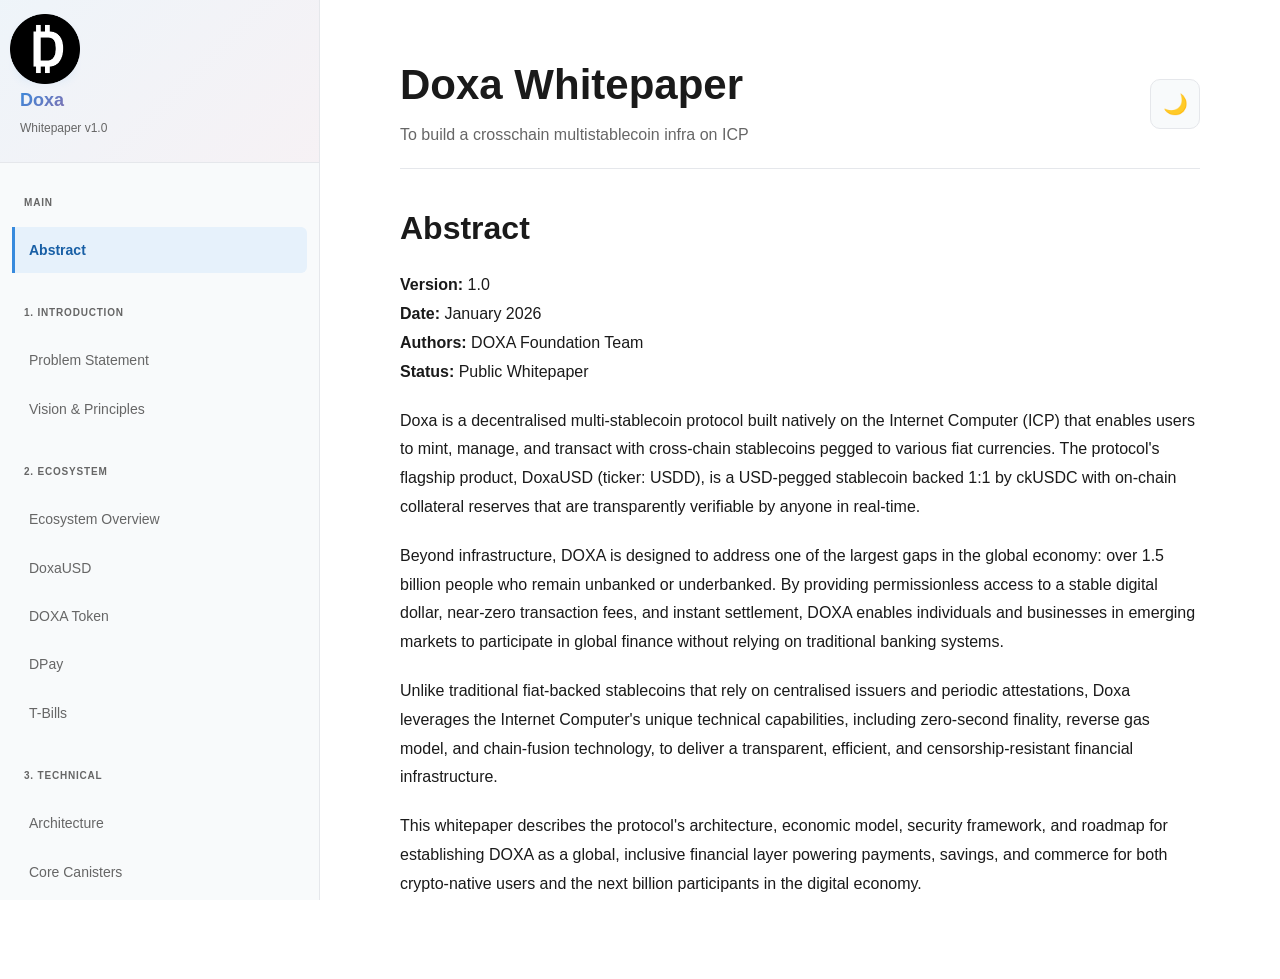
<file: whitepaper.html>
<!DOCTYPE html>
<html lang="en">
<head>
    <meta charset="UTF-8">
    <meta name="viewport" content="width=device-width, initial-scale=1.0">
    <meta name="description" content="Doxa - Decentralized multi-stablecoin protocol on Internet Computer">
    <title>Doxa Whitepaper</title>
    <style>
        * {
            margin: 0;
            padding: 0;
            box-sizing: border-box;
        }

        :root {
            --primary: #378ADD;
            --primary-dark: #185FA5;
            --primary-light: #E6F1FB;
            --accent: #D4537E;
            --success: #639922;
            --bg: #FFFFFF;
            --surface: #F8FAFB;
            --text: #1a1a1a;
            --text-secondary: #666666;
            --border: #E5E7EB;
            --gradient: linear-gradient(135deg, #378ADD 0%, #D4537E 50%, #EF9F27 100%);
        }

        [data-theme="dark"] {
            --bg: #0f1419;
            --surface: #1a202c;
            --text: #f0f0f0;
            --text-secondary: #b0b0b0;
            --border: #2d3748;
            --primary-light: rgba(55, 138, 221, 0.1);
        }

        body {
            font-family: -apple-system, BlinkMacSystemFont, 'Segoe UI', 'Roboto', 'Oxygen', 'Ubuntu', sans-serif;
            background: var(--bg);
            color: var(--text);
            line-height: 1.6;
            transition: background 0.3s, color 0.3s;
        }

        .container {
            display: grid;
            grid-template-columns: 320px 1fr;
            min-height: 100vh;
            gap: 0;
        }

        /* Sidebar */
        .sidebar {
            background: var(--surface);
            border-right: 1px solid var(--border);
            padding: 0;
            overflow-y: auto;
            max-height: 100vh;
            position: sticky;
            top: 0;
            z-index: 100;
        }

        .sidebar-header {
            padding: 24px 20px;
            border-bottom: 1px solid var(--border);
            background: linear-gradient(135deg, rgba(55, 138, 221, 0.05) 0%, rgba(212, 83, 126, 0.05) 100%);
        }

        .logo {
            width: 50px;
            height: 50px;
            margin-bottom: 12px;
            background: var(--gradient);
            border-radius: 10px;
            display: flex;
            align-items: center;
            justify-content: center;
            font-weight: 700;
            color: white;
            font-size: 24px;
            box-shadow: 0 4px 12px rgba(55, 138, 221, 0.2);
        }

        .sidebar-title {
            font-size: 18px;
            font-weight: 700;
            background: var(--gradient);
            -webkit-background-clip: text;
            -webkit-text-fill-color: transparent;
            background-clip: text;
            margin-bottom: 4px;
        }

        .sidebar-subtitle {
            font-size: 12px;
            color: var(--text-secondary);
        }

        .nav-section {
            padding: 0 12px;
            margin-top: 24px;
        }

        .nav-section-title {
            font-size: 10px;
            font-weight: 700;
            color: var(--text-secondary);
            text-transform: uppercase;
            letter-spacing: 0.8px;
            padding: 8px 12px;
            margin-bottom: 8px;
        }

        .nav-item {
            padding: 12px 14px;
            margin: 2px 0;
            cursor: pointer;
            border-left: 3px solid transparent;
            border-radius: 0 6px 6px 0;
            font-size: 14px;
            color: var(--text-secondary);
            transition: all 0.2s ease;
            user-select: none;
        }

        .nav-item:hover {
            background: var(--primary-light);
            color: var(--primary);
            border-left-color: var(--primary);
        }

        .nav-item.active {
            background: var(--primary-light);
            border-left-color: var(--primary);
            color: var(--primary-dark);
            font-weight: 600;
        }

        /* Main Content */
        .main-content {
            padding: 60px 80px;
            max-width: 1000px;
            margin: 0 auto;
            width: 100%;
        }

        .header-top {
            display: flex;
            justify-content: space-between;
            align-items: center;
            margin-bottom: 40px;
            padding-bottom: 20px;
            border-bottom: 1px solid var(--border);
        }

        .theme-toggle {
            width: 50px;
            height: 50px;
            border-radius: 10px;
            background: var(--surface);
            border: 1px solid var(--border);
            cursor: pointer;
            display: flex;
            align-items: center;
            justify-content: center;
            font-size: 20px;
            transition: all 0.3s;
        }

        .theme-toggle:hover {
            background: var(--primary-light);
            border-color: var(--primary);
        }

        .page-title {
            font-size: 42px;
            font-weight: 700;
            margin-bottom: 12px;
            color: var(--text);
            line-height: 1.2;
        }

        .page-subtitle {
            font-size: 16px;
            color: var(--text-secondary);
            max-width: 600px;
        }

        .content-section {
            display: none;
            animation: fadeIn 0.4s ease;
        }

        .content-section.active {
            display: block;
        }

        @keyframes fadeIn {
            from {
                opacity: 0;
            }
            to {
                opacity: 1;
            }
        }

        .section-heading {
            font-size: 32px;
            font-weight: 700;
            margin: 50px 0 24px 0;
            color: var(--text);
            line-height: 1.2;
        }

        .section-heading:first-child {
            margin-top: 0;
        }

        .subsection-heading {
            font-size: 22px;
            font-weight: 600;
            margin: 36px 0 16px 0;
            color: var(--text);
        }

        .content-text {
            font-size: 16px;
            line-height: 1.8;
            color: var(--text);
            margin-bottom: 20px;
        }

        .content-text strong {
            font-weight: 600;
        }

        .feature-list {
            list-style: none;
            margin: 20px 0 28px 0;
        }

        .feature-list li {
            padding: 12px 0 12px 32px;
            position: relative;
            font-size: 16px;
            line-height: 1.7;
            color: var(--text);
        }

        .feature-list li:before {
            content: "✓";
            position: absolute;
            left: 0;
            font-weight: 700;
            color: var(--success);
            font-size: 18px;
        }

        .highlight-box {
            background: var(--primary-light);
            border-left: 4px solid var(--primary);
            padding: 24px;
            margin: 28px 0;
            border-radius: 8px;
        }

        .highlight-box-title {
            font-weight: 700;
            color: var(--primary-dark);
            margin-bottom: 10px;
            font-size: 15px;
        }

        .highlight-box-content {
            font-size: 15px;
            color: var(--text);
            line-height: 1.7;
        }

        .grid-2 {
            display: grid;
            grid-template-columns: 1fr 1fr;
            gap: 20px;
            margin: 28px 0;
        }

        .card {
            background: var(--surface);
            border: 1px solid var(--border);
            padding: 24px;
            border-radius: 10px;
            transition: all 0.3s;
        }

        .card:hover {
            border-color: var(--primary);
            box-shadow: 0 4px 12px rgba(55, 138, 221, 0.1);
        }

        .card-label {
            font-size: 12px;
            color: var(--text-secondary);
            text-transform: uppercase;
            font-weight: 700;
            letter-spacing: 0.5px;
            margin-bottom: 8px;
        }

        .card-value {
            font-size: 28px;
            font-weight: 700;
            background: var(--gradient);
            -webkit-background-clip: text;
            -webkit-text-fill-color: transparent;
            background-clip: text;
        }

        table {
            width: 100%;
            border-collapse: collapse;
            margin: 28px 0;
            background: var(--surface);
            border: 1px solid var(--border);
            border-radius: 8px;
            overflow: hidden;
        }

        th {
            background: linear-gradient(135deg, rgba(55, 138, 221, 0.1) 0%, rgba(212, 83, 126, 0.1) 100%);
            padding: 16px;
            text-align: left;
            font-weight: 700;
            color: var(--text);
            border-bottom: 1px solid var(--border);
            font-size: 14px;
        }

        td {
            padding: 16px;
            border-bottom: 1px solid var(--border);
            font-size: 15px;
            color: var(--text);
        }

        tr:last-child td {
            border-bottom: none;
        }

        .cta-section {
            background: var(--primary-light);
            border: 1px solid var(--primary);
            padding: 48px;
            margin-top: 60px;
            border-radius: 12px;
            text-align: center;
        }

        .cta-text {
            font-size: 20px;
            font-weight: 600;
            color: var(--text);
            margin-bottom: 24px;
        }

        .cta-button {
            background: var(--gradient);
            color: white;
            border: none;
            padding: 14px 32px;
            border-radius: 8px;
            font-size: 15px;
            font-weight: 600;
            cursor: pointer;
            transition: all 0.3s;
            display: inline-block;
            margin: 0 8px;
        }

        .cta-button:hover {
            transform: translateY(-2px);
            box-shadow: 0 8px 20px rgba(55, 138, 221, 0.3);
        }

        ::-webkit-scrollbar {
            width: 8px;
        }

        ::-webkit-scrollbar-track {
            background: transparent;
        }

        ::-webkit-scrollbar-thumb {
            background: var(--border);
            border-radius: 4px;
        }

        ::-webkit-scrollbar-thumb:hover {
            background: var(--primary);
        }

        @media (max-width: 1024px) {
            .main-content {
                padding: 40px 50px;
            }

            .page-title {
                font-size: 32px;
            }

            .grid-2 {
                grid-template-columns: 1fr;
            }
        }

        @media (max-width: 768px) {
            .container {
                grid-template-columns: 1fr;
            }

            .sidebar {
                max-height: 50vh;
                border-right: none;
                border-bottom: 1px solid var(--border);
            }

            .main-content {
                padding: 24px;
            }

            .page-title {
                font-size: 24px;
            }

            .section-heading {
                font-size: 24px;
                margin-top: 32px;
            }

            .subsection-heading {
                font-size: 18px;
            }

            .header-top {
                flex-direction: column;
                align-items: flex-start;
                gap: 16px;
            }

            .cta-section {
                padding: 24px;
            }
        }

        .breadcrumb {
            display: flex;
            gap: 12px;
            margin-bottom: 24px;
            font-size: 14px;
            color: var(--text-secondary);
        }

        .breadcrumb-item {
            display: flex;
            align-items: center;
            gap: 8px;
        }

        .breadcrumb-item.active {
            color: var(--primary);
            font-weight: 600;
        }

        .ordered-list {
            list-style: decimal;
            margin: 20px 0 28px 32px;
        }

        .ordered-list li {
            padding: 8px 0;
            font-size: 16px;
            line-height: 1.7;
            color: var(--text);
        }
    </style>
</head>
<body>
    <div class="container">
        <!-- Sidebar Navigation -->
        <div class="sidebar">
            <div class="sidebar-header">
                <div class="logo">
                    <img src="assets/DoxaLogo.png" alt="Doxa Logo" style="width: 140%; height: 140%;">
                </div>
                <div class="sidebar-title">Doxa</div>
                <div class="sidebar-subtitle">Whitepaper v1.0</div>
            </div>

            <div class="nav-section">
                <div class="nav-section-title">Main</div>
                <div class="nav-item active" onclick="showSection('abstract', event)">Abstract</div>
            </div>

            <div class="nav-section">
                <div class="nav-section-title">1. Introduction</div>
                <div class="nav-item" onclick="showSection('problem', event)">Problem Statement</div>
                <div class="nav-item" onclick="showSection('vision', event)">Vision & Principles</div>
            </div>

            <div class="nav-section">
                <div class="nav-section-title">2. Ecosystem</div>
                <div class="nav-item" onclick="showSection('ecosystem', event)">Ecosystem Overview</div>
                <div class="nav-item" onclick="showSection('doxausd', event)">DoxaUSD</div>
                <div class="nav-item" onclick="showSection('token', event)">DOXA Token</div>
                <div class="nav-item" onclick="showSection('dpay', event)">DPay</div>
                <div class="nav-item" onclick="showSection('tbills', event)">T-Bills</div>
            </div>

            <div class="nav-section">
                <div class="nav-section-title">3. Technical</div>
                <div class="nav-item" onclick="showSection('architecture', event)">Architecture</div>
                <div class="nav-item" onclick="showSection('canisters', event)">Core Canisters</div>
                <div class="nav-item" onclick="showSection('reserves', event)">Reserve System</div>
            </div>

            <div class="nav-section">
                <div class="nav-section-title">4-5. Economics</div>
                <div class="nav-item" onclick="showSection('tokenomics', event)">Tokenomics</div>
                <div class="nav-item" onclick="showSection('allocation', event)">Allocations & Vesting</div>
                <div class="nav-item" onclick="showSection('yield', event)">Yield Model</div>
                <div class="nav-item" onclick="showSection('treasury', event)">Treasury & Incentives</div>
            </div>

            <div class="nav-section">
                <div class="nav-section-title">6-8. Operations</div>
                <div class="nav-item" onclick="showSection('economic', event)">Economic Model</div>
                <div class="nav-item" onclick="showSection('security', event)">Security</div>
            </div>

            <div class="nav-section">
                <div class="nav-section-title">9-10. Future</div>
                <div class="nav-item" onclick="showSection('roadmap', event)">Roadmap</div>
                <div class="nav-item" onclick="showSection('compliance', event)">Compliance</div>
                <div class="nav-item" onclick="showSection('conclusion', event)">Conclusion</div>
            </div>
        </div>

        <!-- Main Content -->
        <div class="main-content">
            <div class="header-top">
                <div>
                    <div class="page-title">Doxa Whitepaper</div>
                    <div class="page-subtitle">To build a crosschain multistablecoin infra on ICP</div>
                </div>
                <button class="theme-toggle" onclick="toggleTheme()" title="Toggle dark mode">🌙</button>
            </div>

            <!-- Abstract Section -->
            <div id="abstract" class="content-section active">
                <div class="section-heading">Abstract</div>
                
                <div class="content-text">
                    <strong>Version:</strong> 1.0<br>
                    <strong>Date:</strong> January 2026<br>
                    <strong>Authors:</strong> DOXA Foundation Team<br>
                    <strong>Status:</strong> Public Whitepaper
                </div>

                <p class="content-text">Doxa is a decentralised multi-stablecoin protocol built natively on the Internet Computer (ICP) that enables users to mint, manage, and transact with cross-chain stablecoins pegged to various fiat currencies. The protocol's flagship product, DoxaUSD (ticker: USDD), is a USD-pegged stablecoin backed 1:1 by ckUSDC with on-chain collateral reserves that are transparently verifiable by anyone in real-time.</p>

                <p class="content-text">Beyond infrastructure, DOXA is designed to address one of the largest gaps in the global economy: over 1.5 billion people who remain unbanked or underbanked. By providing permissionless access to a stable digital dollar, near-zero transaction fees, and instant settlement, DOXA enables individuals and businesses in emerging markets to participate in global finance without relying on traditional banking systems.</p>

                <p class="content-text">Unlike traditional fiat-backed stablecoins that rely on centralised issuers and periodic attestations, Doxa leverages the Internet Computer's unique technical capabilities, including zero-second finality, reverse gas model, and chain-fusion technology, to deliver a transparent, efficient, and censorship-resistant financial infrastructure.</p>

                <p class="content-text">This whitepaper describes the protocol's architecture, economic model, security framework, and roadmap for establishing DOXA as a global, inclusive financial layer powering payments, savings, and commerce for both crypto-native users and the next billion participants in the digital economy.</p>
            </div>

            <!-- Problem Statement Section -->
            <div id="problem" class="content-section">
                <div class="section-heading">1. Introduction</div>
                <div class="subsection-heading">1.1 Problem Statement</div>

                <p class="content-text">Stablecoins are the backbone of the digital economy, yet most existing solutions suffer from critical weaknesses:</p>
                <ul class="feature-list">
                    <li>Centralised custody of reserves</li>
                    <li>Opaque or delayed audits</li>
                    <li>Governance concentration and regulatory capture</li>
                    <li>Limited accessibility for emerging markets</li>
                    <li>High transaction costs on legacy blockchains</li>
                </ul>

                <p class="content-text">At the same time, over 1.5 billion people globally remain excluded from the traditional financial system. These individuals face:</p>
                <ul class="feature-list">
                    <li>No access to bank accounts or reliable savings tools</li>
                    <li>High remittance and transaction fees</li>
                    <li>Exposure to volatile or inflationary local currencies</li>
                    <li>Limited ability to participate in global commerce</li>
                </ul>

                <p class="content-text">This dual failure of inefficient stablecoin infrastructure and inaccessible financial systems prevents digital money from becoming a truly global public infrastructure.</p>
            </div>

            <!-- Vision Section -->
            <div id="vision" class="content-section">
                <div class="section-heading">1.2 The DOXA Vision</div>

                <p class="content-text">DOXA aims to establish stablecoins as open, inclusive public financial infrastructure that financially includes the 1.4B unbanked while serving crypto-native users.</p>

                <p class="content-text">The protocol is built on core principles:</p>
                <ul class="feature-list">
                    <li><strong>Full On-Chain Verifiability:</strong> Reserves, supply, and logic are transparent at all times.</li>
                    <li><strong>Decentralised Governance:</strong> Community-controlled via an SNS DAO.</li>
                    <li><strong>Global Accessibility:</strong> Near-zero fees, instant settlement, and cross-chain reach.</li>
                    <li><strong>Financial Inclusion by Design:</strong> DOXA enables anyone with a smartphone to store value in a stable digital currency, send and receive payments globally, and access financial tools without a bank account</li>
                </ul>

                <div class="highlight-box">
                    <div class="highlight-box-title">Trust</div>
                    <div class="highlight-box-content">In DeFi, trust is the foundation of every relationship. Doxa is built to earn confidence through transparency, verifiable transactions, and predictable outcomes. Users and investors can rely on the system with certainty, knowing that their funds and interests are safeguarded.</div>
                </div>

                <div class="highlight-box">
                    <div class="highlight-box-title">Accountability</div>
                    <div class="highlight-box-content">Every action on the doxa platform is backed by clear responsibility and measurable outcomes. We maintain rigorous reporting, audits, and governance to ensure that stakeholders can see exactly how resources are managed and decisions are made.</div>
                </div>

                <div class="highlight-box">
                    <div class="highlight-box-title">Stewardship</div>
                    <div class="highlight-box-content">Stewardship is the disciplined management of capital to maximize value while protecting assets. We treat every dollar entrusted to us as if it were our own, optimizing allocation, minimizing risk, and ensuring sustainable financial growth.</div>
                </div>
            </div>

            <!-- Ecosystem Section -->
            <div id="ecosystem" class="content-section">
                <div class="section-heading">2. Overview of the DOXA Ecosystem</div>

                <p class="content-text">The Doxa ecosystem creates a complete financial stack: DOXAUSD for stable payments, DOXA token for governance and incentives, DPay for merchant adoption, and Bitcoin T-Bills for secure, yield-bearing collateral. Together, they enable a frictionless, decentralised, and scalable financial infrastructure bridging crypto, stablecoins, and traditional finance.</p>

                <p class="content-text">The DOXA ecosystem consists of:</p>
                <ul class="feature-list">
                    <li><strong>DOXAUSD:</strong> A USD-pegged stablecoin</li>
                    <li><strong>DOXA Token:</strong> The governance and utility token</li>
                    <li><strong>DPay:</strong> A payments and merchant settlement network powered by DoxaUSD to bring doxa to the mainstream</li>
                    <li><strong>T-Bills:</strong> Future yield-bearing collateral infrastructure</li>
                </ul>
            </div>

            <!-- DoxaUSD Section -->
            <div id="doxausd" class="content-section">
                <div class="section-heading">DoxaUSD</div>

                <p class="content-text">DOXAUSD is a USD-pegged stablecoin designed for stability, liquidity, and mainstream usability. Each DOXAUSD token is backed by reserves, ensuring a 1:1 peg to the U.S. dollar. Its primary purpose is to serve as a reliable digital dollar alternative within the Doxa ecosystem, enabling fast, low-cost, and borderless transactions without the volatility typically associated with cryptocurrencies.</p>

                <div class="subsection-heading">How DoxaUSD works</div>

                <div class="subsection-heading" style="font-size: 18px; margin-top: 20px;">1. Collateral & Minting</div>
                <p class="content-text">DoxaUSD is backed 1:1 to the US dollar and collateralised with ckUSDC (with a planned transition to tokenized T-bill–like assets as supporting infrastructure on ICP matures).</p>
                <ul class="feature-list">
                    <li>When a user mints DoxaUSD, an equal USD value of ckUSDC is deposited into a reserve canister</li>
                    <li>For every 1 DoxaUSD minted, $1 worth of ckUSDC is locked on-chain</li>
                    <li>All reserves are held in canisters, making them transparent and auditable</li>
                </ul>

                <div class="subsection-heading" style="font-size: 18px; margin-top: 20px;">2. Reserve & Stability Mechanism</div>
                <p class="content-text">The protocol uses a stability pool to maintain the $1 peg:</p>
                <ul class="feature-list">
                    <li>The reserve maintains an excess buffer of ckUSDC</li>
                    <li>If USDC trades below $1, the protocol increases ckUSDC deposits into the reserve</li>
                    <li>If USDC trades above $1, ckUSDC can be withdrawn from the reserve</li>
                    <li>This mechanism helps keep DoxaUSD pegged at $1 during short-term USDC price deviations</li>
                </ul>

                <div class="subsection-heading" style="font-size: 18px; margin-top: 20px;">3. On-chain Enforcement</div>
                <ul class="feature-list">
                    <li>Minting, burning, reserve accounting, and peg logic are enforced entirely by canister code</li>
                    <li>There is no off-chain custodian making discretionary decisions</li>
                    <li>All core logic runs natively on the Internet Computer</li>
                </ul>

                <div class="subsection-heading" style="font-size: 18px; margin-top: 20px;">4. User Utility & Yield</div>
                <p class="content-text">Users can:</p>
                <ul class="feature-list">
                    <li>Mint DoxaUSD</li>
                    <li>Stake or lock DoxaUSD</li>
                    <li>Earn yield</li>
                </ul>
                <p class="content-text">Initially, yield is sourced from 70% of protocol transaction fees. Post-SNS (planned evolution): 50% of ICP raised via the SNS is staked in an 8-year neuron held by the treasury. Staking rewards from that neuron will fund DoxaUSD staking yields. This reduces long-term reliance on transaction fees and aligns incentives with sustainable governance.</p>

                <div class="subsection-heading">Uniqueness of DOXAUSD</div>
                <ul class="feature-list">
                    <li>Fully on-chain dApp on ICP</li>
                    <li>Near instant transfer speed with 0-second finality; no waiting for confirmations</li>
                    <li>ChainFusion Technology enables easy integration and bridging of DUSD to other chains</li>
                    <li>Gasless user experience using ICP's reverse gas model; users don't pay gas</li>
                    <li>Very low fees: $0.07 per transaction</li>
                    <li>All reserves managed on-chain, allowing real-time public verification</li>
                    <li>Will eventually be governed by an SNS DAO for decentralized control</li>
                </ul>

                <div class="subsection-heading">Key Use Cases</div>
                <ul class="feature-list">
                    <li>Peer-to-peer and merchant payments</li>
                    <li>Cross-border remittances (low-cost transfers for migrant workers)</li>
                    <li>Payroll and trade settlement in unstable currency regions</li>
                    <li>On-chain commerce and DeFi integrations</li>
                    <li>Savings for users in high-inflation economies</li>
                    <li>Micropayments and informal economy digitisation</li>
                    <li>SME payments and financial access via DPay</li>
                    <li>Local currency stablecoins for African and emerging markets</li>
                </ul>
            </div>

            <!-- DOXA Token Section -->
            <div id="token" class="content-section">
                <div class="section-heading">DOXA Token</div>

                <p class="content-text">The DOXA token is the ecosystem's governance and utility token. Holders can participate in decision-making, propose or vote on changes to the protocol, and access special features within the Doxa ecosystem.</p>

                <p class="content-text"><strong>Key Features:</strong></p>
                <ul class="feature-list">
                    <li><strong>Governance:</strong> Token holders can vote on network upgrades, treasury allocation, and new initiatives.</li>
                    <li><strong>Utility:</strong> Enables staking, fee discounts, and participation in ecosystem programs.</li>
                    <li><strong>Incentives:</strong> Rewards active community members and liquidity providers.</li>
                </ul>
            </div>

            <!-- DPay Section -->
            <div id="dpay" class="content-section">
                <div class="section-heading">DPay</div>

                <p class="content-text">DPay is a payments and merchant settlement network powered by DOXAUSD. It is designed to bring Doxa to mainstream adoption by enabling businesses and consumers to transact seamlessly with a stable digital dollar.</p>

                <p class="content-text">DPay plays a critical role in financial inclusion by enabling:</p>
                <ul class="feature-list">
                    <li>Informal merchants to accept digital payments without banking infrastructure</li>
                    <li>Small businesses to build transaction history and access future credit systems</li>
                    <li>Local economies to transition from cash-based systems to digital financial networks</li>
                </ul>
            </div>

            <!-- T-Bills Section -->
            <div id="tbills" class="content-section">
                <div class="section-heading">T-Bills</div>

                <p class="content-text">In the future, DOXA will leverage USD tokenised Treasury Bills (T-Bills) as a foundational component of our yield-bearing collateral infrastructure. This mechanism will allow DOXAUSD and other stablecoins within the ecosystem to be backed by highly secure, interest-generating assets, ensuring both stability and predictable yield for users.</p>

                <p class="content-text">T-Bills will serve as collateral that accrues yield over time, creating a dual benefit: securing the stablecoin's value while simultaneously generating returns that can be reinvested or distributed across the network. This approach will enable DOXA to provide a non-inflationary, yield-enhanced stablecoin experience, positioning the platform as a financially robust alternative to traditional stablecoins.</p>

                <p class="content-text">The infrastructure will support seamless integration with DOXA's multi-chain architecture, enabling users to leverage T-Bill-backed positions across DeFi protocols, payments networks, and liquidity pools. Over time, this system will allow DOXA to pioneer a model where the collateral itself generates yield that compounds within the ecosystem, enhancing financial inclusion by offering access to traditionally restricted, low-risk, yield-bearing instruments.</p>

                <p class="content-text">By adopting T-Bills as future collateral, DOXA will establish a transparent, auditable, and high-trust framework for stablecoins, reinforcing our principles of stewardship, accountability, and trust. This will lay the groundwork for a new generation of stablecoins that combine security, liquidity, and yield in a single infrastructure.</p>
            </div>

            <!-- Architecture Section -->
            <div id="architecture" class="content-section">
                <div class="section-heading">3. Technical Architecture</div>

                <div class="subsection-heading">3.1 Platform: Internet Computer</div>

                <p class="content-text">DOXA is built natively on ICP, enabling:</p>
                <ul class="feature-list">
                    <li>Web-speed finality</li>
                    <li>On-chain storage and computation</li>
                    <li>Reverse gas model (near-zero user fees)</li>
                    <li>Native DAO governance via SNS</li>
                </ul>
            </div>

            <!-- Canisters Section -->
            <div id="canisters" class="content-section">
                <div class="section-heading">3.2 Core Canisters</div>

                <p class="content-text">DOXA architecture relies on specialized canisters (smart contracts on ICP) to modularize responsibilities:</p>

                <div class="subsection-heading">Minter Canister</div>
                <ul class="feature-list">
                    <li>Handles minting and redemption of DOXAUSD</li>
                    <li>Accepts collateral deposits (ckUSDC or tokenized T-Bills)</li>
                    <li>Enforces 1:1 peg in a fully on-chain manner</li>
                </ul>

                <div class="subsection-heading">Ledger Canister (ICRC-2 compliant)</div>
                <ul class="feature-list">
                    <li>Maintains balances of DOXAUSD and tracks all transfers and burns</li>
                    <li>Supports standard token operations while ensuring auditability</li>
                </ul>

                <div class="subsection-heading">Reserve Pool Canister</div>
                <ul class="feature-list">
                    <li>Holds collateral reserves</li>
                    <li>Implements excess buffer management to stabilize DOXAUSD against short-term market deviations</li>
                    <li>Provides on-chain transparency for all reserve holdings</li>
                </ul>

                <div class="subsection-heading">How it works</div>
                <ul class="feature-list">
                    <li>Ensures there is an excess supply of ckUSDC to maintain the DOXAUSD peg at $1</li>
                    <li>Below $1: More ckUSDC is deposited into the Reserve Pool to stabilize the peg</li>
                    <li>Above $1: ckUSDC is withdrawn from the Reserve Pool to maintain peg stability</li>
                </ul>
            </div>

            <!-- Reserves Section -->
            <div id="reserves" class="content-section">
                <div class="section-heading">3.3 Reserve Transparency and Auditability</div>

                <p class="content-text">Financial integrity is critical. DOXA enforces:</p>
                <ul class="feature-list">
                    <li><strong>Invariant:</strong> Total Reserves ≥ Total DOXA USD Supply</li>
                    <li><strong>Public Verification:</strong> Any user can query reserve holdings, peg ratios, and supply in real-time</li>
                    <li><strong>Immutable Ledger:</strong> Every transaction affecting collateral, minting, or redemptions is permanently recorded on-chain</li>
                </ul>

                <p class="content-text">This architecture ensures trust, accountability, and stewardship, as all financial operations are visible, verifiable, and auditable by any participant without requiring external intermediaries.</p>
            </div>

            <!-- Tokenomics Section -->
            <div id="tokenomics" class="content-section">
                <div class="section-heading">5. DOXA Tokenomics</div>

                <div class="subsection-heading">5.1 Token Overview</div>
                <div class="grid-2">
                    <div class="card">
                        <div class="card-label">Token Name</div>
                        <div class="card-value">DOXA</div>
                    </div>
                    <div class="card">
                        <div class="card-label">Initial Supply</div>
                        <div class="card-value">10M</div>
                    </div>
                    <div class="card">
                        <div class="card-label">Inflation</div>
                        <div class="card-value">0%</div>
                    </div>
                    <div class="card">
                        <div class="card-label">Decimals</div>
                        <div class="card-value">8</div>
                    </div>
                </div>

                <div class="subsection-heading">5.2 Initial Token Allocation</div>
                <p class="content-text">Inspired by successful and timetested models like that of Bitcoin, WaterNeuron, OpenChat, and Cecil The lion DAO, DOXA tokens are allocated as follows:</p>
                <ul class="feature-list">
                    <li>70% of the ICP raised during the decentralisation process will be locked in an 8-year neuron, with all staking rewards generated allocated to DoxaUSD (DUSD) staker yields</li>
                    <li>The remaining 29% will be used for DAO operations</li>
                     <li>1% of the ICP will be used to help the most vulnerable and needy people in Africa</li>
                    <li>All yield rewards will be distributed exclusively in $DOXA</li>
                    <li>DAO-generated profits will be periodically exchanged into $DOXA, creating ongoing demand and contributing to long-term token value accrual</li>
                    <li>The DOXA Foundation was allocated 3% of tokens to fund ecosystem growth, strategic initiatives, community engagement, and long-term support of the protocol</li>
                </ul>
            </div>

            <!-- Allocations Section -->
            <div id="allocation" class="content-section">
                <div class="section-heading">5.3 Vesting & Locks</div>

                <p class="content-text"><strong>Decentralization Sale:</strong> Distributed as neuron baskets with staggered unlocks across tranches: 10% on listing, 10% at 3 months, 15% at 6 months, 15% at 12 months, 20% at 18 months, and 30% at 24 months. Only 300,000 DOXA enters circulation on day one.</p>

                <p class="content-text"><strong>Team & Advisors:</strong> 4-year vesting with 12-month cliff. Tokens unlock linearly after the cliff over the remaining 3 years. Additional compensation available via DAO-approved Future Talent Reserve held within the Treasury.</p>

                <p class="content-text"><strong>DOXA Foundation:</strong> 6-month cliff, followed by linear unlock over 2 years. Funds ecosystem growth, strategic initiatives, and long-term protocol support.</p>

                <p class="content-text"><strong>Early Contributors:</strong> Split into eight tranches, 30% unlocks at 4 months, 30% unlocks at 8 months and 40% at 12months. No further vesting after 12 months, recognising early-stage contribution without long lock-up.</p>

                <p class="content-text"><strong>Treasury & Ecosystem:</strong> DAO-controlled (90% of total supply), released by governance proposal. Deployment governed by the ratified Treasury Deployment Framework: Protocol-Owned Liquidity (20%), Ecosystem Grants (5%), Regional Growth (15%), Staking Yield Reserve (10%), Future Talent (8%), Security & Audits (5%), Strategic Partnerships (15%), Strategic Long-term Reserve locked for 3 years (12%).</p>

                <p class="content-text">This structure gives the community sovereign control over 90% of all DOXA tokens, prevents short-term speculation through staggered vesting, and aligns all stakeholders, founders, contributors, and the DAO with the long-term success of the protocol.</p>
            </div>

            <!-- Yield Section -->
            <div id="yield" class="content-section">
                <div class="section-heading">5.4 Non-Inflationary Yield Model</div>

                <p class="content-text">DOXA is designed as a strictly non-inflationary financial protocol, where user rewards are derived from real economic activity rather than token emissions. Inspired by capital-efficient systems such as WaterNeuron, DOXA introduces a sustainable yield framework that aligns incentives across users, token holders, and the protocol treasury.</p>

                <div class="subsection-heading">5.4.1 Fixed Supply and Zero Inflation</div>
                <p class="content-text">DOXA maintains a hard-capped monetary policy:</p>
                <ul class="feature-list">
                    <li>Total Supply: 10,000,000 DOXA</li>
                    <li>Inflation Rate: 0%</li>
                </ul>
                <p class="content-text">No additional tokens are minted beyond the initial allocation and vesting schedule. This guarantees no dilution of token holders, predictable long-term token economics, and value accrual driven purely by adoption and revenue.</p>

                <div class="subsection-heading">5.4.2 Revenue-Based Reward System</div>
                <p class="content-text">Unlike traditional DeFi models that rely on inflationary emissions, DOXA distributes rewards from net protocol profits. At each epoch (e.g., weekly or monthly): 10% of Net Protocol Profits (P) is allocated to user rewards, and 90% of Net Protocol Profits is retained by the DAO treasury.</p>

                <div class="subsection-heading">Definition of Net Protocol Profit (P)</div>
                <p class="content-text">Protocol profit is derived from aggregated ecosystem revenues, including:</p>
                <ul class="feature-list">
                    <li>DoxaUSD minting, redemption, and stability fees</li>
                    <li>DPay transaction and merchant fees</li>
                    <li>Yield from treasury-managed assets (e.g., ICP neurons, T-Bills in future)</li>
                    <li>Liquidity provisioning and collateral management fees</li>
                    <li>Cross-chain and ecosystem integration revenues</li>
                </ul>
                <p class="content-text">All operational costs and DAO-approved expenditures are deducted to determine net profit.</p>

                <div class="subsection-heading">5.4.3 Reward Distribution Mechanism</div>
                <p class="content-text">Rewards are distributed proportionally based on staking participation using a time-weighted model. This mechanism ensures transparent and predictable reward allocation, direct linkage between protocol performance and user earnings, and fair distribution based on participation, not speculation.</p>

                <div class="subsection-heading">5.4.4-5.4.8 Core Principles</div>
                <p class="content-text"><strong>Elimination of Inflationary Incentives:</strong> DOXA removes the need for artificial yield mechanisms with no token emissions to subsidize rewards, no farming-based dilution models, and no dependency on unsustainable APY structures. All rewards are backed by real revenue, economically sustainable, and independent of token inflation.</p>

                <p class="content-text"><strong>Capital Efficiency Without Dilution:</strong> Following principles demonstrated by WaterNeuron, DOXA maximizes capital efficiency by keeping assets within the ecosystem productive, preserving liquidity through DoxaUSD and integrated financial primitives, and generating yield without expanding token supply. This enables scalable growth while maintaining monetary discipline.</p>

                <p class="content-text"><strong>Treasury-Led Value Accrual:</strong> The DAO treasury is the core engine of long-term value, retaining 90% of protocol profits for liquidity provisioning, strategic buybacks (subject to governance), ecosystem incentives and grants, and collateral and reserve strengthening. This structure creates sustained demand for DOXA, reinforced price stability, and long-term ecosystem growth.</p>

                <p class="content-text"><strong>Economic Flywheel:</strong> DOXA establishes a self-reinforcing economic cycle where increased adoption of DoxaUSD and DPay leads to growth in protocol revenues, expansion of reward pool (10% of profits), increased staking participation, and strengthened token demand and ecosystem expansion.</p>

                <p class="content-text"><strong>Core Principle:</strong> DOXA rewards are generated from real economic output, not token inflation. This model ensures sustainable yield across market cycles, alignment between users, stakers, and the protocol, and preservation of token scarcity and long-term value.</p>
            </div>

            <!-- Treasury Section -->
            <div id="treasury" class="content-section">
                <div class="section-heading">6. Treasury, Yield & User Incentives</div>

                <div class="subsection-heading">6.1 Treasury</div>
                <p class="content-text">The DAO treasury holds DOXA tokens, protocol revenues (fees), and ICP raised.</p>
                <p class="content-text">Treasury funds are used for liquidity provisioning, partnerships, and security audits.</p>

                <div class="subsection-heading">6.2 DUSD Utility</div>
                <p class="content-text">Users can mint and redeem DUSD, stake or lock DUSD, and earn protocol-generated yield.</p>

                <div class="subsection-heading">7.2 Yield Sources</div>
                <p class="content-text"><strong>Pre-SNS:</strong> Yield is funded primarily from protocol transaction fees.</p>
                <p class="content-text"><strong>Post-SNS (Governance-Controlled):</strong></p>
                <ul class="feature-list">
                    <li>50% of ICP raised during the SNS decentralisation sale is locked in an 8-year neuron</li>
                    <li>10% of the ICP will be used for providing Protocol Liquidity</li>
                    <li>The neuron is controlled by the DAO treasury</li>
                    <li>Staking rewards generated from this neuron are directed to DoxaUSD (DUSD) stakers</li>
                    <li>All yield rewards distributed to DUSD stakers are paid exclusively in DOXA tokens, reinforcing the governance token as the primary value-accrual asset of the protocol</li>
                </ul>
            </div>

            <!-- Economic Model Section -->
            <div id="economic" class="content-section">
                <div class="section-heading">7. Economic Model</div>

                <div class="subsection-heading">Protocol Transaction Fees</div>
                <p class="content-text">Every time a user transfers DoxaUSD, a small transaction fee is charged $0.07 per tx. Every time a user redeems staked DoxaUSD, 2% is cut off the profits to discourage early redemptions.</p>
                <p class="content-text"><strong>Profit flow:</strong> Fees collected → DAO treasury → Converted to $Doxa to accumulate value</p>

                <div class="subsection-heading">DAO Treasury Management</div>
                <p class="content-text">The DAO holds reserves of ICP, DOXA tokens, and protocol revenues. DAO can invest treasury funds (e.g., liquidity provisioning, partnerships, yield strategies). Treasury-generated profits can be converted to DOXA, creating continuous demand for the governance token.</p>

                <div class="subsection-heading">c. Staking & Yield Mechanics</div>
                <p class="content-text">Users can stake DoxaUSD to earn yield. Yield comes from protocol transaction fees (pre-SNS launch) and DAO treasury neuron rewards (post-SNS): 50% of ICP raised during decentralization is locked in an 8-year neuron, and staking rewards from this neuron are distributed to DoxaUSD holders in DOXA tokens. 20% of the ICP yield from the neurons is directed to the DAO Treasury.</p>
                <p class="content-text"><strong>Profit implication:</strong> More users staking DoxaUSD → more demand for DOXA token → price support for governance token → value accrual to the DAO.</p>

                <div class="subsection-heading">d. Ecosystem & Product Adoption</div>
                <ul class="feature-list">
                    <li>DPay merchant network: transaction volume generates fees and increases stablecoin usage</li>
                    <li>Bitcoin T-Bills: yield-bearing token backed by US Treasuries; part of the yield or collateralization strategy contributes to DAO revenue</li>
                    <li>Cross-chain integrations: bridging fees or incentives when DoxaUSD is used across Ethereum, Solana, or other chains</li>
                </ul>
                <p class="content-text"><strong>Profit implication:</strong> Higher adoption → more transactions → more protocol fees → more DOXA value through yield distribution and token demand.</p>

                <div class="subsection-heading">e. Value Accrual to DOXA Token</div>
                <p class="content-text">All profits eventually flow back to DOXA token: DUSD staking rewards are paid in DOXA, DAO can swap protocol revenues into DOXA, and governance and utility demand grows as the ecosystem expands.</p>
            </div>

            <!-- Security Section -->
            <div id="security" class="content-section">
                <div class="section-heading">8. Security Considerations</div>

                <ul class="feature-list">
                    <li>Non-custodial design</li>
                    <li>No off-chain reserve dependence</li>
                    <li>Formal verification of critical invariants</li>
                    <li>Emergency pause mechanisms</li>
                    <li>Progressive decentralization</li>
                </ul>
            </div>

            <!-- Roadmap Section -->
            <div id="roadmap" class="content-section">
                <div class="section-heading">9. Roadmap</div>

                <div class="subsection-heading">Phase 1 – Foundation & Launch (Q2 2025 – Q4 2025)</div>
                <p class="content-text"><strong>Objective:</strong> Launch core products and establish trust in DoxaUSD</p>
                <ul class="feature-list">
                    <li><strong>Mainnet Launch of DoxaUSD (USDx):</strong> 1:1 USD peg backed by ckUSDC, on-chain reserve transparency via canisters</li>
                    <li><strong>Stablecoin Minter Deployment:</strong> Users can mint, redeem, and stake DoxaUSD</li>
                    <li><strong>USDx Ledger & ckUSDC Reserve Pool:</strong> Ensures peg stability and real-time verification</li>
                </ul>

                <div class="subsection-heading">Phase 2 – Ecosystem Expansion (Q1 2026 – Q2 2026)</div>
                <p class="content-text"><strong>Objective:</strong> Build governance, security, and compliance foundations</p>
                <ul class="feature-list">
                    <li><strong>Initial Governance Setup:</strong> Multisig-controlled treasury, Preparation for SNS DAO</li>
                    <li><strong>SNS DAO Pilot Launch:</strong> Governance with DOXA tokens, Voting on protocol parameters and treasury usage</li>
                    <li><strong>Enhanced Governance:</strong> Full SNS DAO control, Tokenized decision-making on ecosystem upgrades</li>
                </ul>

                <div class="subsection-heading">Phase 3 – Liquidity & Listing (Q2 2026 – Q4 2026)</div>
                <p class="content-text"><strong>Objective:</strong> Expand liquidity and usability across ecosystems</p>
                <ul class="feature-list">
                    <li><strong>DEX Listings of DoxaUSD & Doxa:</strong> ICP-native DEXes: ICPSwap, Sonic, InfinitySwap, and others, Incentivize liquidity providers</li>
                    <li><strong>Research:</strong> The Demand and possibility of staked DUSD. If viable, ReDesign Protocol Architecture, Begin Implementation</li>
                    <li><strong>Product Upgrades:</strong> Enhanced dashboard for staking, yield, and governance, Advanced staking features and ICP neuron rewards, UI/UX improvements for merchants, Yield generation for DoxaUSD holders</li>
                    <li><strong>Security & Compliance Measures:</strong> Smart contract audits, Real-time analytics dashboard, Regulatory compliance alignment, fitness assessment, and research</li>
                </ul>

                <div class="subsection-heading">Phase 4 – Mainstream Adoption (Q1 2027 – Q4 2027)</div>
                <p class="content-text"><strong>Objective:</strong> Bring Doxa stablecoins to global consumers and businesses</p>
                <ul class="feature-list">
                    <li><strong>DPay Payments Network Launch:</strong> Merchant integrations (online and offline), Low-cost, near-instant settlements using DoxaUSD</li>
                    <li><strong>Bitcoin T-Bills Launch:</strong> Yield-bearing token backed by U.S. Treasuries, Integration with DoxaUSD as collateral</li>
                    <li><strong>DPay Merchant Expansion:</strong> Integration with e-commerce platforms, Support for offline retail payments</li>
                    <li><strong>Financial Instruments Launch:</strong> Yield-bearing savings using DoxaUSD & Bitcoin T-Bills</li>
                </ul>

                <div class="subsection-heading">Phase 5 – Global Scale & Infrastructure (2028 and Beyond)</div>
                <p class="content-text"><strong>Objective:</strong> Establish Doxa as a global financial infrastructure</p>
                <ul class="feature-list">
                    <li><strong>Cross-Chain Bridges Deployment:</strong> Ethereum, Solana, and other major chains, Integration via ChainFusion technology</li>
                    <li><strong>Cross-Border Payments Infrastructure Expansion:</strong> Remittances and international settlements, Low-cost micropayments for unbanked populations</li>
                    <li><strong>Integration with Traditional Banks & Fintechs:</strong> ISO-compliant rails for mainstream financial interoperability</li>
                    <li><strong>DEX & CEX Listings:</strong> Listing Doxa stablecoins on top global exchanges for liquidity, Incentives for global traders and institutional users</li>
                    <li><strong>Product Upgrade:</strong> Improved UX for DPay, and staking dashboard, Continuous enhancements to staking, yield, and cross-chain features</li>
                </ul>
            </div>

            <!-- Compliance Section -->
            <div id="compliance" class="content-section">
                <div class="section-heading">10. Regulatory Compliance</div>

                <p class="content-text">As a stablecoin protocol, DOXA recognizes the importance of operating within applicable legal and regulatory frameworks while maintaining the decentralized nature of its governance.</p>

                <div class="subsection-heading">Legal Entity: DOXA Foundation</div>
                <p class="content-text">The DOXA Foundation will later be re-incorporated in the Cayman Islands, Switzerland or Wyoming for global positioning with a representative from the early sns investors to be a board member to represent the views of all early sns investors.</p>
                <p class="content-text">The Foundation serves as the legal and regulatory representative of the DAO and the DOXA ecosystem.</p>
                <p class="content-text"><strong>Responsibilities include:</strong></p>
                <ul class="feature-list">
                    <li>Acting as the corporate entity for contractual relationships with partners, exchanges, and service providers</li>
                    <li>Managing legal and compliance matters on behalf of the DAO</li>
                    <li>Ensuring adherence to anti-money laundering (AML), counter-terrorism financing (CTF), and financial reporting obligations as applicable</li>
                </ul>

                <div class="subsection-heading">DAO Governance & On-Chain Operations</div>
                <p class="content-text">While the Foundation handles legal matters, all protocol operations remain fully on-chain. Minting, burning, reserve management, and peg logic are executed autonomously via canisters on the Internet Computer. The DAO retains full control over governance, treasury allocation, and protocol upgrades through the SNS, ensuring decentralization is not compromised.</p>

                <div class="subsection-heading">Compliance Mechanisms</div>
                <p class="content-text">The Foundation will implement standard compliance procedures consistent with global stablecoin best practices, including:</p>
                <ul class="feature-list">
                    <li>Periodic audits of reserve holdings and peg maintenance</li>
                    <li>Coordination with regulators to maintain transparency and operational legality</li>
                    <li>Risk assessments for protocol upgrades, cross-chain integrations, and treasury management</li>
                </ul>

                <div class="subsection-heading">Strategic Alignment</div>
                <p class="content-text">By separating legal operations (Foundation) from protocol control (DAO), DOXA ensures:</p>
                <ul class="feature-list">
                    <li>The protocol can operate globally with regulatory recognition</li>
                    <li>Users benefit from a fully decentralized, on-chain stablecoin infrastructure</li>
                    <li>Long-term sustainability and trust are maintained for both regulators and the community</li>
                </ul>
            </div>

            <!-- Conclusion Section -->
            <div id="conclusion" class="content-section">
                <div class="section-heading">Conclusion</div>

                <p class="content-text">DOXA represents a new generation of stablecoin infrastructure fully on-chain, transparently collateralised, and community-governed.</p>

                <p class="content-text">More importantly, DOXA is not just a financial protocol; it is a step toward redefining access to money itself. By removing reliance on banks, reducing transaction costs to near zero, and enabling instant global payments, DOXA opens the financial system to those who have historically been excluded.</p>

                <p class="content-text">With a sustainable yield model, DAO-controlled treasury, and scalable architecture, DOXA and DoxaUSD are positioned to become foundational infrastructure for a more inclusive global economy, one where anyone, anywhere, can save, transact, and build wealth without barriers.</p>
            </div>
        </div>
    </div>

    <script>
        // Theme toggle
        function toggleTheme() {
            const html = document.documentElement;
            const currentTheme = html.getAttribute('data-theme');
            const newTheme = currentTheme === 'dark' ? 'light' : 'dark';
            
            html.setAttribute('data-theme', newTheme);
            localStorage.setItem('theme', newTheme);
            
            // Update button
            const button = document.querySelector('.theme-toggle');
            button.textContent = newTheme === 'dark' ? '☀️' : '🌙';
        }

        // Load saved theme
        const saved = localStorage.getItem('theme') || 'light';
        if (saved === 'dark') {
            document.documentElement.setAttribute('data-theme', 'dark');
            document.querySelector('.theme-toggle').textContent = '☀️';
        }

        function showSection(sectionId, event) {
            event.preventDefault();
            
            // Hide all sections
            document.querySelectorAll('.content-section').forEach(s => s.classList.remove('active'));
            
            // Remove active class from nav items
            document.querySelectorAll('.nav-item').forEach(item => item.classList.remove('active'));
            
            // Show selected section
            const section = document.getElementById(sectionId);
            if (section) {
                section.classList.add('active');
                event.currentTarget.classList.add('active');
                window.scrollTo({ top: 0, behavior: 'smooth' });
            }
        }

        // Keyboard navigation
        document.addEventListener('keydown', (e) => {
            if (e.key === 'ArrowUp' || e.key === 'ArrowDown') {
                const navItems = Array.from(document.querySelectorAll('.nav-item'));
                const activeItem = document.querySelector('.nav-item.active');
                const activeIndex = navItems.indexOf(activeItem);

                if (e.key === 'ArrowUp' && activeIndex > 0) {
                    navItems[activeIndex - 1].click();
                } else if (e.key === 'ArrowDown' && activeIndex < navItems.length - 1) {
                    navItems[activeIndex + 1].click();
                }
            }
        });
    </script>
</body>
</html>
</file>
